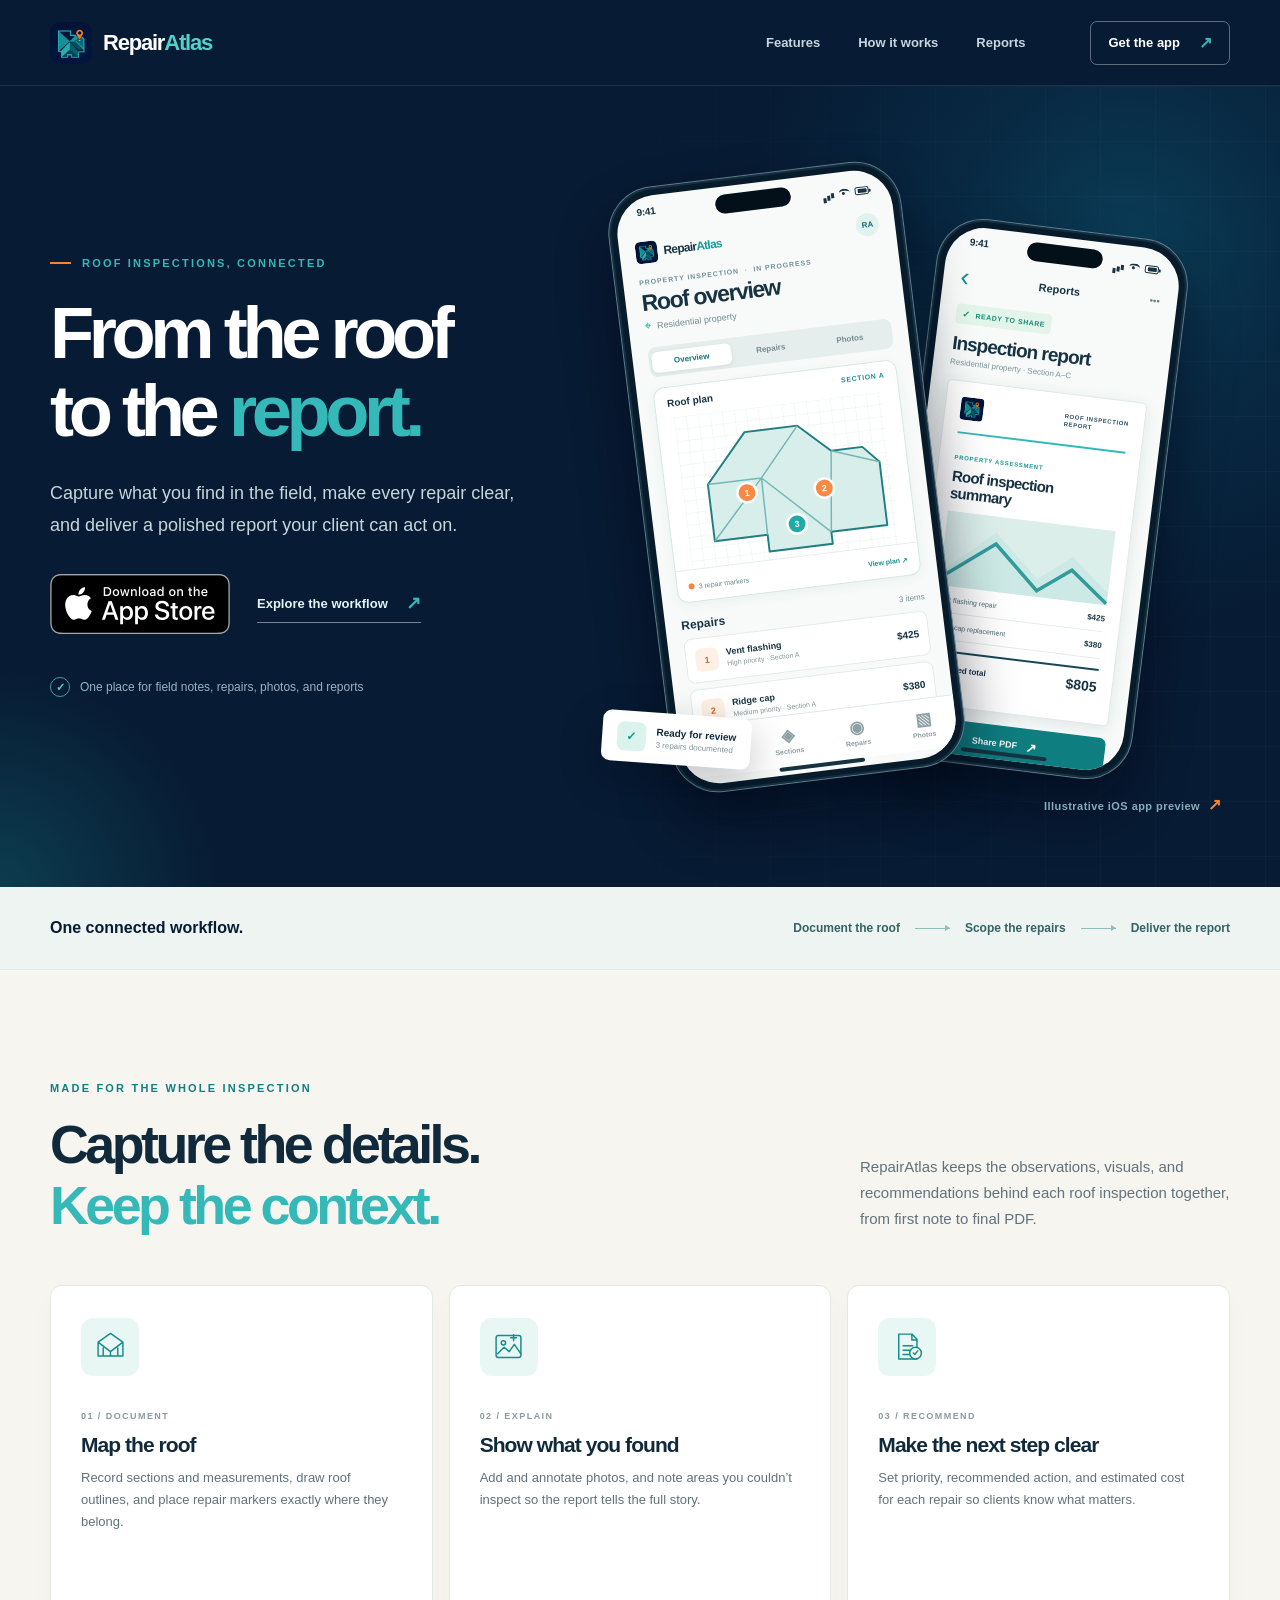
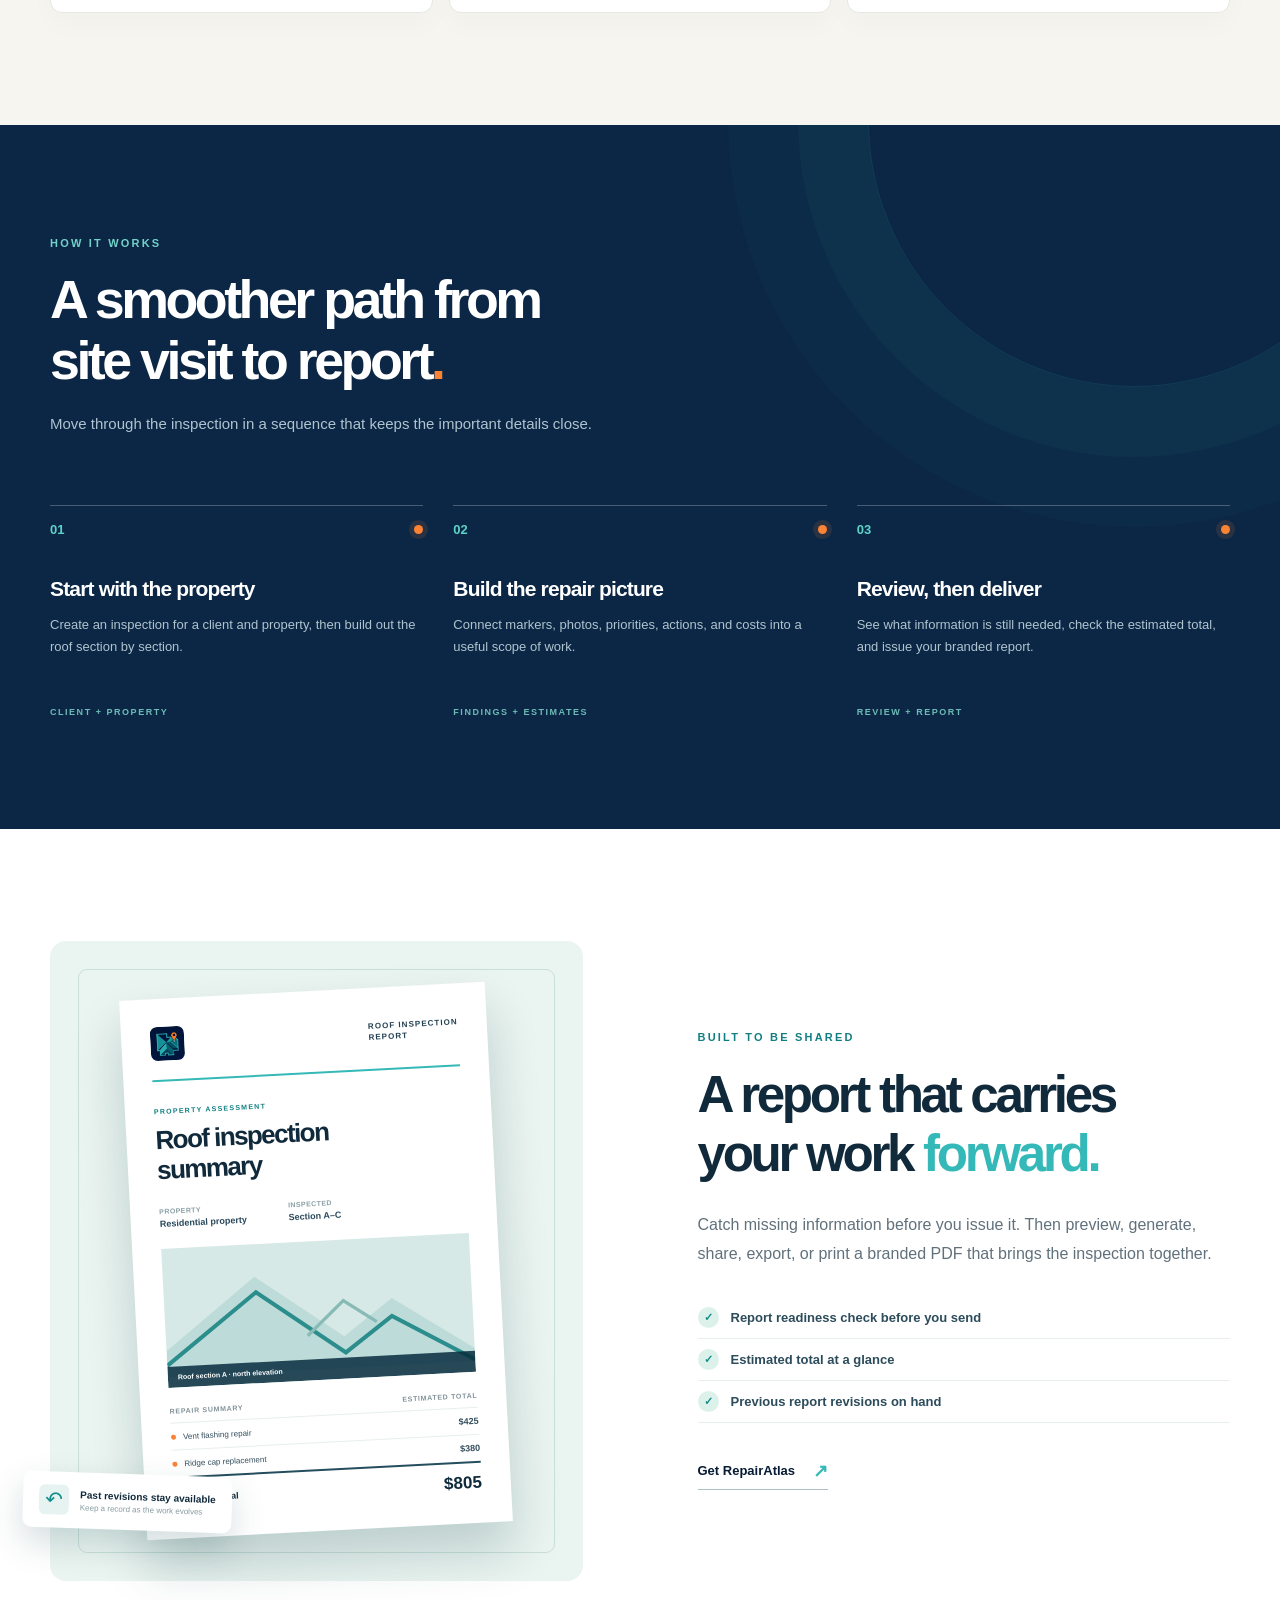
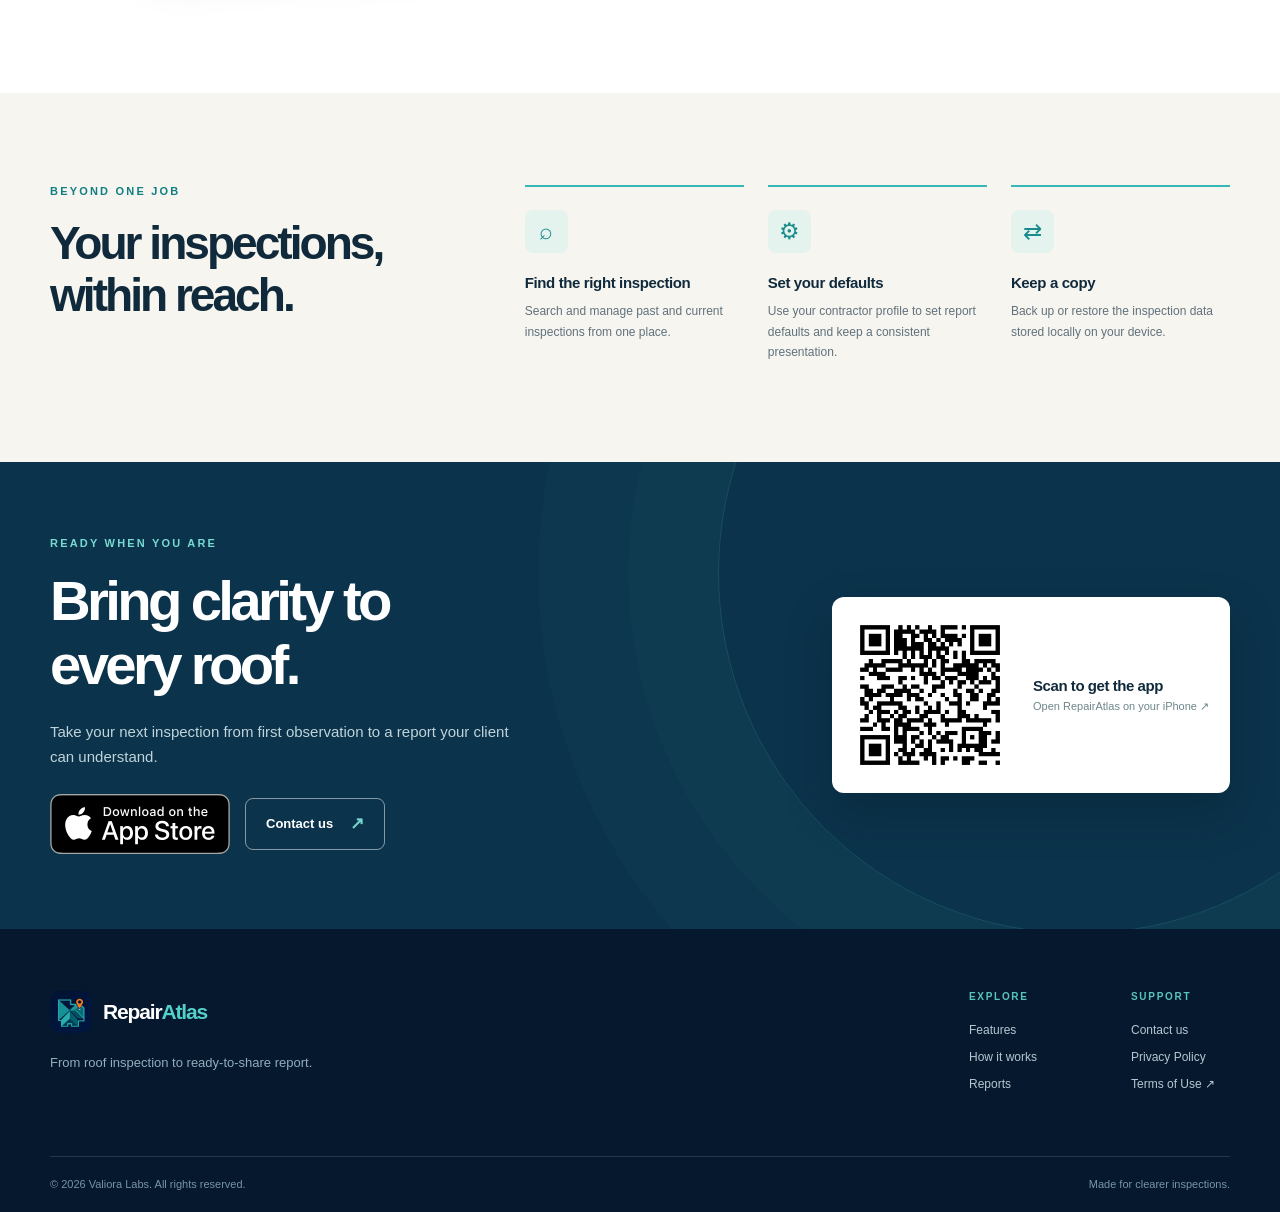
<file: index.html>
<!doctype html>
<html lang="en">
<head>
  <meta charset="utf-8">
  <meta name="viewport" content="width=device-width, initial-scale=1">
  <meta name="theme-color" content="#071b34">
  <meta name="description" content="RepairAtlas helps roofing professionals turn field notes, roof plans, repair details, and annotated photos into client-ready PDF reports.">
  <meta property="og:type" content="website">
  <meta property="og:title" content="RepairAtlas — From roof inspection to ready-to-share report">
  <meta property="og:description" content="Document the roof. Scope the repairs. Deliver a report worth sharing.">
  <meta property="og:image" content="https://repairatlas.valioralabs.com/RepairAtlasLogo.png">
  <link rel="canonical" href="https://repairatlas.valioralabs.com/">
  <link rel="icon" type="image/png" href="RepairAtlasLogo.png">
  <link rel="stylesheet" href="styles.css">
  <title>RepairAtlas — Roof inspections, clearly reported</title>
</head>
<body>
  <a class="skip-link" href="#main">Skip to content</a>
  <header class="site-header">
    <div class="shell nav-wrap">
      <a class="brand" href="index.html" aria-label="RepairAtlas home">
        <img src="RepairAtlasLogo.png" width="44" height="44" alt="">
        <span>Repair<span class="brand-accent">Atlas</span></span>
      </a>
      <nav class="primary-nav" aria-label="Main navigation">
        <a href="#features">Features</a>
        <a href="#workflow">How it works</a>
        <a href="#reports">Reports</a>
      </nav>
      <a class="nav-cta" href="https://apps.apple.com/app/6808697080" target="_blank" rel="noopener noreferrer">Get the app <span aria-hidden="true">↗</span></a>
    </div>
  </header>

  <main id="main">
    <section class="hero" aria-labelledby="hero-title">
      <div class="hero-grid" aria-hidden="true"></div>
      <div class="shell hero-layout">
        <div class="hero-copy">
          <p class="eyebrow"><span class="eyebrow-line"></span> Roof inspections, connected</p>
          <h1 id="hero-title">From the roof<br>to the <em>report.</em></h1>
          <p class="hero-lede">Capture what you find in the field, make every repair clear, and deliver a polished report your client can act on.</p>
          <div class="hero-actions">
            <a class="app-badge" href="https://apps.apple.com/app/6808697080" target="_blank" rel="noopener noreferrer" aria-label="Download RepairAtlas on the App Store">
              <img src="Download.png" width="180" height="60" alt="Download on the App Store">
            </a>
            <a class="text-link light-link" href="#workflow">Explore the workflow <span aria-hidden="true">↗</span></a>
          </div>
          <div class="hero-proof"><span class="proof-mark" aria-hidden="true">✓</span> One place for field notes, repairs, photos, and reports</div>
        </div>

        <div class="hero-art" aria-hidden="true">
          <div class="phone-stage">
            <div class="phone-glow"></div>
            <div class="ios-phone phone-report">
              <div class="phone-screen">
                <div class="ios-status"><span>9:41</span><span class="ios-status-icons"><i class="signal-bars"></i><i class="wifi-mark"></i><i class="battery-mark"></i></span></div>
                <div class="dynamic-island"></div>
                <div class="report-mobile-nav"><span>‹</span><b>Reports</b><span>•••</span></div>
                <div class="report-mobile-content">
                  <div class="report-ready"><span>✓</span> READY TO SHARE</div>
                  <h3>Inspection report</h3>
                  <p>Residential property · Section A–C</p>
                  <div class="mobile-pdf">
                    <div class="mobile-pdf-head"><img src="RepairAtlasLogo.png" alt=""><span>ROOF INSPECTION<br>REPORT</span></div>
                    <div class="mobile-pdf-rule"></div>
                    <small>PROPERTY ASSESSMENT</small>
                    <strong>Roof inspection<br>summary</strong>
                    <div class="mobile-pdf-photo"><svg viewBox="0 0 190 85" focusable="false"><path d="M0 70 57 18l52 47 37-30 44 36v14H0z" fill="#cce9e5"/><path d="M0 76 58 31l52 47 37-28 43 33" fill="none" stroke="#329c9b" stroke-width="4"/></svg></div>
                    <div class="mobile-pdf-line"><span>Vent flashing repair</span><b>$425</b></div>
                    <div class="mobile-pdf-line"><span>Ridge cap replacement</span><b>$380</b></div>
                    <div class="mobile-pdf-total"><span>Estimated total</span><b>$805</b></div>
                  </div>
                  <div class="mobile-share-button">Share PDF <span>↗</span></div>
                </div>
                <div class="home-indicator"></div>
              </div>
            </div>
            <div class="ios-phone phone-inspection">
              <div class="phone-screen">
                <div class="ios-status"><span>9:41</span><span class="ios-status-icons"><i class="signal-bars"></i><i class="wifi-mark"></i><i class="battery-mark"></i></span></div>
                <div class="dynamic-island"></div>
                <div class="inspection-mobile-content">
                  <div class="mobile-brandbar"><div><img src="RepairAtlasLogo.png" alt=""><b>Repair<span>Atlas</span></b></div><i>RA</i></div>
                  <div class="mobile-overline">PROPERTY INSPECTION <span>·</span> IN PROGRESS</div>
                  <h3>Roof overview</h3>
                  <p class="mobile-address"><span>⌖</span> Residential property</p>
                  <div class="mobile-segment"><b>Overview</b><span>Repairs</span><span>Photos</span></div>
                  <div class="mobile-map-card">
                    <div class="mobile-map-title"><b>Roof plan</b><span>SECTION A</span></div>
                    <svg viewBox="0 0 260 190" focusable="false">
                      <defs><pattern id="mobile-roof-grid" width="15" height="15" patternUnits="userSpaceOnUse"><path d="M15 0H0V15" fill="none" stroke="#dceae7" stroke-width=".8"/></pattern></defs>
                      <rect width="260" height="190" fill="url(#mobile-roof-grid)"/>
                      <path d="M32 88 85 29h66l38 36h39l19 21v79h-70v15h-79v-21H32z" fill="#d7eeeb" stroke="#217e80" stroke-width="2.4" stroke-linejoin="round"/>
                      <path d="M32 88h67l52-59M99 88l78 77M99 88l-1 71M189 65l-12 100M32 159l67-71M247 86l-58-21" fill="none" stroke="#74b6b3" stroke-width="1.8" stroke-linejoin="round"/>
                      <g><circle cx="79" cy="104" r="12" fill="#f98943" stroke="#fff" stroke-width="3"/><text x="79" y="108" text-anchor="middle" fill="#fff" font-size="11" font-weight="700" font-family="Arial,sans-serif">1</text></g>
                      <g><circle cx="175" cy="110" r="12" fill="#f98943" stroke="#fff" stroke-width="3"/><text x="175" y="114" text-anchor="middle" fill="#fff" font-size="11" font-weight="700" font-family="Arial,sans-serif">2</text></g>
                      <g><circle cx="136" cy="150" r="12" fill="#1faaa7" stroke="#fff" stroke-width="3"/><text x="136" y="154" text-anchor="middle" fill="#fff" font-size="11" font-weight="700" font-family="Arial,sans-serif">3</text></g>
                    </svg>
                    <div class="mobile-map-foot"><span><i></i> 3 repair markers</span><b>View plan ↗</b></div>
                  </div>
                  <div class="mobile-list-title"><b>Repairs</b><span>3 items</span></div>
                  <div class="mobile-repair"><span class="repair-count">1</span><div><b>Vent flashing</b><small>High priority · Section A</small></div><strong>$425</strong></div>
                  <div class="mobile-repair"><span class="repair-count">2</span><div><b>Ridge cap</b><small>Medium priority · Section A</small></div><strong>$380</strong></div>
                </div>
                <div class="mobile-tabbar"><span class="selected"><i>⌂</i>Overview</span><span><i>◈</i>Sections</span><span><i>◉</i>Repairs</span><span><i>▧</i>Photos</span></div>
                <div class="home-indicator"></div>
              </div>
            </div>
            <div class="phone-floating-note"><span>✓</span><div><b>Ready for review</b><small>3 repairs documented</small></div></div>
          </div>
          <div class="hero-art-caption">Illustrative iOS app preview <span>↗</span></div>
        </div>
      </div>
    </section>

    <section class="value-strip" aria-label="RepairAtlas workflow summary">
      <div class="shell value-strip-inner">
        <p>One connected workflow.</p>
        <span>Document the roof</span><i></i><span>Scope the repairs</span><i></i><span>Deliver the report</span>
      </div>
    </section>

    <section class="features-section section-space" id="features" aria-labelledby="features-title">
      <div class="shell">
        <div class="section-intro">
          <div><p class="section-kicker">Made for the whole inspection</p><h2 id="features-title">Capture the details.<br><em>Keep the context.</em></h2></div>
          <p>RepairAtlas keeps the observations, visuals, and recommendations behind each roof inspection together, from first note to final PDF.</p>
        </div>
        <div class="feature-grid">
          <article class="feature-card"><div class="feature-icon"><svg viewBox="0 0 48 48" aria-hidden="true"><path d="M7 37V18l17-12 17 12v19H7Z M7 18l17 13 17-13 M24 31v6 M14 26v11 M34 26v11"/></svg></div><span class="feature-number">01 / DOCUMENT</span><h3>Map the roof</h3><p>Record sections and measurements, draw roof outlines, and place repair markers exactly where they belong.</p></article>
          <article class="feature-card"><div class="feature-icon"><svg viewBox="0 0 48 48" aria-hidden="true"><rect x="7" y="9" width="34" height="30" rx="3"/><circle cx="17" cy="19" r="3"/><path d="m9 34 9-9 7 6 7-10 9 13 M31 8v8 M27 12h8"/></svg></div><span class="feature-number">02 / EXPLAIN</span><h3>Show what you found</h3><p>Add and annotate photos, and note areas you couldn’t inspect so the report tells the full story.</p></article>
          <article class="feature-card"><div class="feature-icon"><svg viewBox="0 0 48 48" aria-hidden="true"><path d="M12 7h18l7 7v27H12z M30 7v8h7 M18 23h13 M18 29h13 M18 35h9"/><circle cx="35" cy="33" r="8" fill="#f6f5f0"/><path d="m32 33 2 2 4-5"/></svg></div><span class="feature-number">03 / RECOMMEND</span><h3>Make the next step clear</h3><p>Set priority, recommended action, and estimated cost for each repair so clients know what matters.</p></article>
        </div>
      </div>
    </section>

    <section class="workflow-section section-space" id="workflow" aria-labelledby="workflow-title">
      <div class="shell">
        <div class="workflow-heading"><p class="section-kicker">How it works</p><h2 id="workflow-title">A smoother path from<br>site visit to report<span>.</span></h2><p>Move through the inspection in a sequence that keeps the important details close.</p></div>
        <div class="steps-grid">
          <article class="step"><div class="step-top"><span>01</span><i></i></div><h3>Start with the property</h3><p>Create an inspection for a client and property, then build out the roof section by section.</p><span class="step-label">CLIENT + PROPERTY</span></article>
          <article class="step"><div class="step-top"><span>02</span><i></i></div><h3>Build the repair picture</h3><p>Connect markers, photos, priorities, actions, and costs into a useful scope of work.</p><span class="step-label">FINDINGS + ESTIMATES</span></article>
          <article class="step"><div class="step-top"><span>03</span><i></i></div><h3>Review, then deliver</h3><p>See what information is still needed, check the estimated total, and issue your branded report.</p><span class="step-label">REVIEW + REPORT</span></article>
        </div>
      </div>
    </section>

    <section class="reports-section section-space" id="reports" aria-labelledby="reports-title">
      <div class="shell reports-layout">
        <div class="report-preview" aria-hidden="true">
          <div class="report-paper">
            <div class="paper-header"><div class="paper-mark"><img src="RepairAtlasLogo.png" alt=""></div><span>ROOF INSPECTION<br>REPORT</span></div>
            <div class="paper-rule"></div>
            <small>PROPERTY ASSESSMENT</small>
            <h3>Roof inspection<br>summary</h3>
            <div class="paper-meta"><span>PROPERTY<br><b>Residential property</b></span><span>INSPECTED<br><b>Section A–C</b></span></div>
            <div class="paper-photo"><svg viewBox="0 0 380 145" focusable="false"><path d="M0 113 113 27l107 79 61-44 99 67v16H0z" fill="#bddbd8"/><path d="M0 131 114 46l107 80 59-42 100 59" fill="none" stroke="#2b8d8c" stroke-width="5"/><path d="M175 103 221 62l40 28" fill="none" stroke="#89bbb6" stroke-width="4"/></svg><span>Roof section A · north elevation</span></div>
            <div class="paper-summary"><span>REPAIR SUMMARY</span><span>ESTIMATED TOTAL</span></div>
            <div class="paper-line"><span><i class="small-dot"></i> Vent flashing repair</span><b>$425</b></div>
            <div class="paper-line"><span><i class="small-dot"></i> Ridge cap replacement</span><b>$380</b></div>
            <div class="paper-total"><span>Estimated total</span><strong>$805</strong></div>
          </div>
          <div class="report-revision"><span>↶</span><div><b>Past revisions stay available</b><small>Keep a record as the work evolves</small></div></div>
        </div>
        <div class="reports-copy"><p class="section-kicker">Built to be shared</p><h2 id="reports-title">A report that carries<br>your work <em>forward.</em></h2><p class="reports-lede">Catch missing information before you issue it. Then preview, generate, share, export, or print a branded PDF that brings the inspection together.</p><ul class="check-list"><li><span>✓</span> Report readiness check before you send</li><li><span>✓</span> Estimated total at a glance</li><li><span>✓</span> Previous report revisions on hand</li></ul><a class="text-link dark-link" href="https://apps.apple.com/app/6808697080" target="_blank" rel="noopener noreferrer">Get RepairAtlas <span aria-hidden="true">↗</span></a></div>
      </div>
    </section>

    <section class="control-section section-space" aria-labelledby="control-title"><div class="shell control-layout"><div><p class="section-kicker">Beyond one job</p><h2 id="control-title">Your inspections,<br>within reach.</h2></div><div class="control-cards"><article><span class="control-symbol">⌕</span><h3>Find the right inspection</h3><p>Search and manage past and current inspections from one place.</p></article><article><span class="control-symbol">⚙</span><h3>Set your defaults</h3><p>Use your contractor profile to set report defaults and keep a consistent presentation.</p></article><article><span class="control-symbol">⇄</span><h3>Keep a copy</h3><p>Back up or restore the inspection data stored locally on your device.</p></article></div></div></section>

    <section class="download-section" id="download" aria-labelledby="download-title"><div class="shell download-layout"><div class="download-copy"><p class="section-kicker">Ready when you are</p><h2 id="download-title">Bring clarity to<br>every roof.</h2><p>Take your next inspection from first observation to a report your client can understand.</p><div class="download-actions"><a class="app-badge" href="https://apps.apple.com/app/6808697080" target="_blank" rel="noopener noreferrer" aria-label="Download RepairAtlas on the App Store"><img src="Download.png" width="180" height="60" alt="Download on the App Store"></a><a class="contact-button" href="mailto:support@valioralabs.com">Contact us <span aria-hidden="true">↗</span></a></div></div><a class="qr-card" href="https://apps.apple.com/app/6808697080" target="_blank" rel="noopener noreferrer" aria-label="Open RepairAtlas in the App Store"><img src="app-store-qr.png" width="164" height="164" alt="QR code for RepairAtlas on the App Store"><div><strong>Scan to get the app</strong><span>Open RepairAtlas on your iPhone ↗</span></div></a></div></section>
  </main>

  <footer class="site-footer"><div class="shell footer-main"><div><a class="brand footer-brand" href="index.html" aria-label="RepairAtlas home"><img src="RepairAtlasLogo.png" width="42" height="42" alt=""><span>Repair<span class="brand-accent">Atlas</span></span></a><p>From roof inspection to ready-to-share report.</p></div><div class="footer-links"><div><span>EXPLORE</span><a href="#features">Features</a><a href="#workflow">How it works</a><a href="#reports">Reports</a></div><div><span>SUPPORT</span><a href="mailto:support@valioralabs.com">Contact us</a><a href="privacy.html">Privacy Policy</a><a href="https://www.apple.com/legal/internet-services/itunes/dev/stdeula/" target="_blank" rel="noopener noreferrer">Terms of Use ↗</a></div></div></div><div class="shell footer-bottom"><span>© <span id="year">2026</span> Valiora Labs. All rights reserved.</span><span>Made for clearer inspections.</span></div></footer>
  <script src="script.js" defer></script>
</body>
</html>
</file>
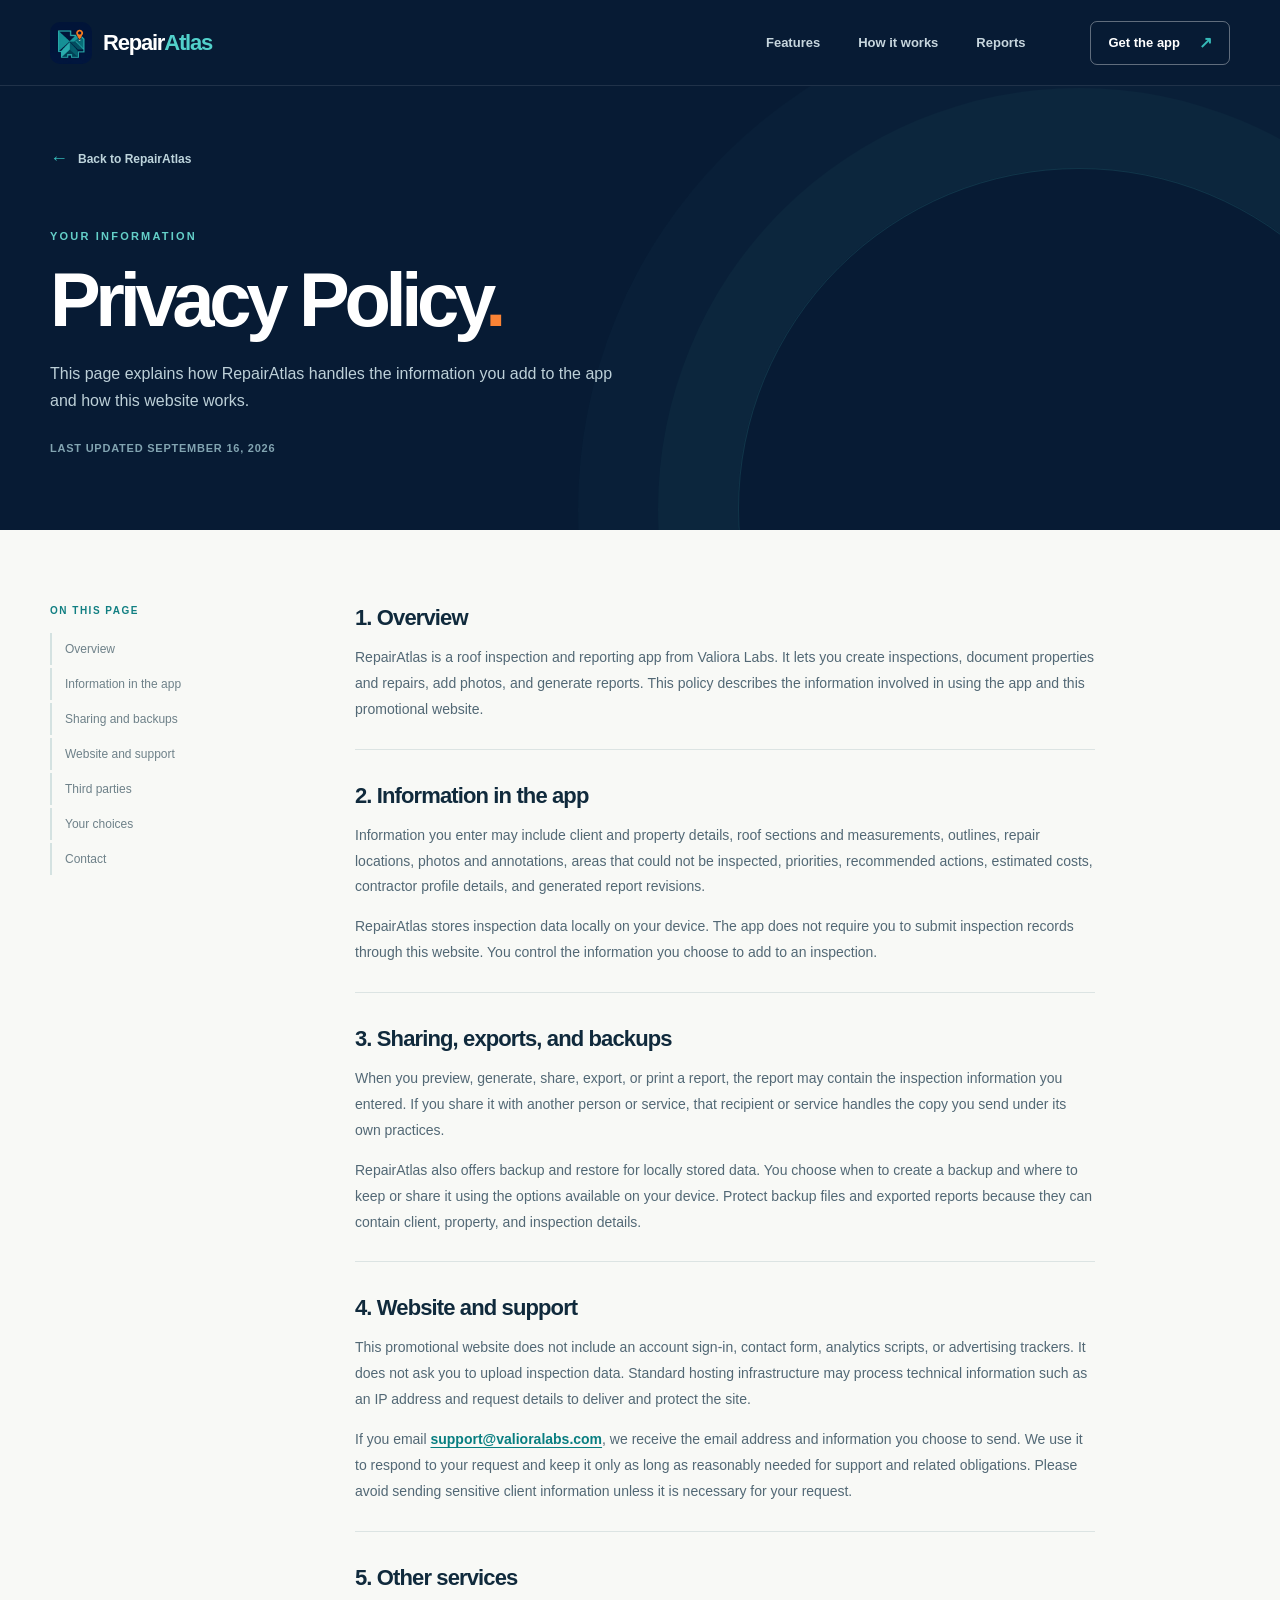
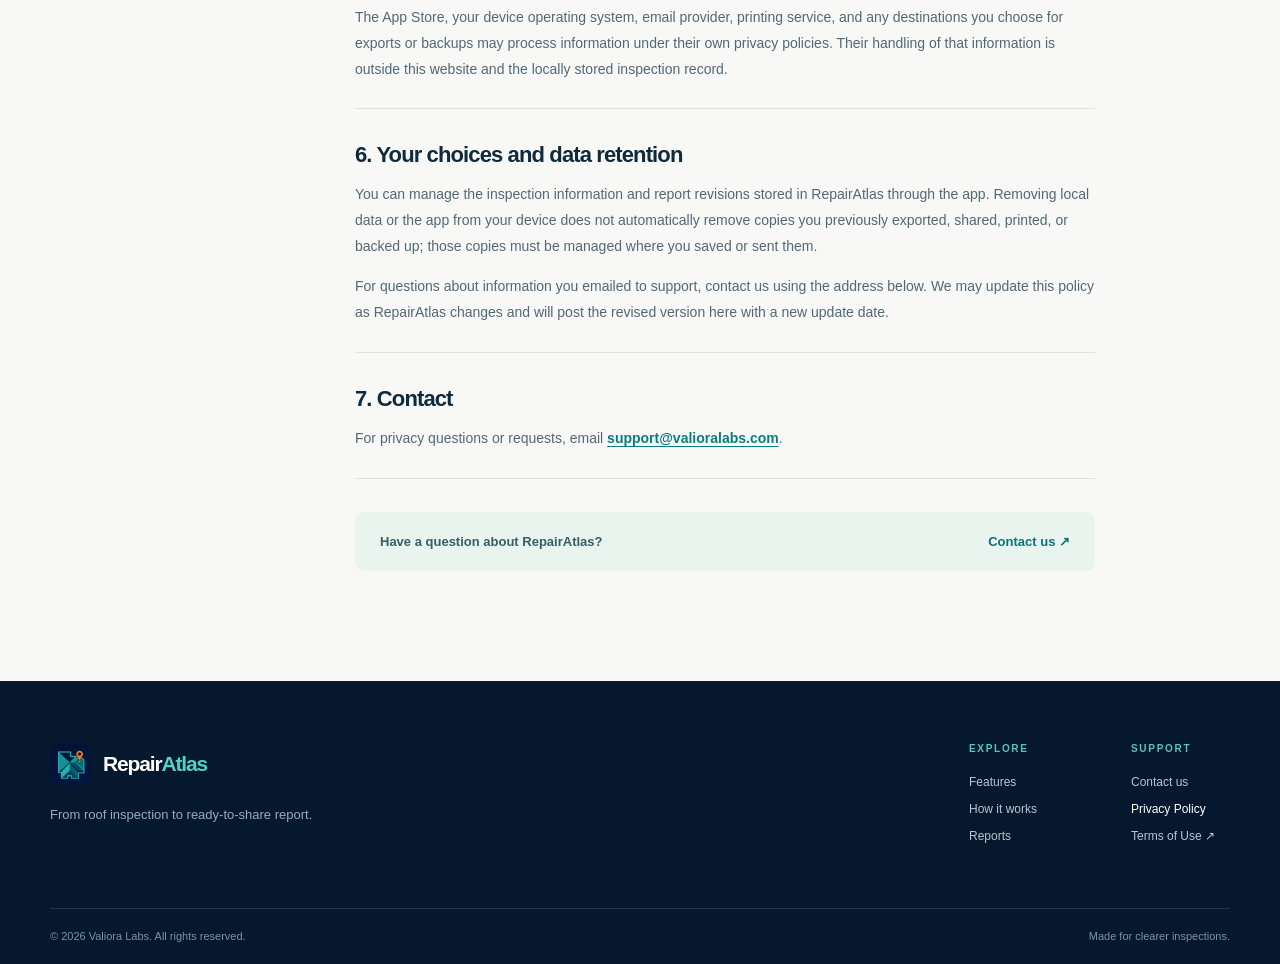
<file: privacy.html>
<!doctype html>
<html lang="en">
<head>
  <meta charset="utf-8">
  <meta name="viewport" content="width=device-width, initial-scale=1">
  <meta name="theme-color" content="#071b34">
  <meta name="description" content="Read the RepairAtlas privacy policy, including how inspection data stored on your device, exports, backups, and support emails are handled.">
  <link rel="canonical" href="https://repairatlas.valioralabs.com/privacy.html">
  <link rel="icon" type="image/png" href="RepairAtlasLogo.png">
  <link rel="stylesheet" href="styles.css">
  <title>Privacy Policy — RepairAtlas</title>
</head>
<body class="privacy-page">
  <a class="skip-link" href="#main">Skip to content</a>
  <header class="site-header"><div class="shell nav-wrap"><a class="brand" href="index.html" aria-label="RepairAtlas home"><img src="RepairAtlasLogo.png" width="44" height="44" alt=""><span>Repair<span class="brand-accent">Atlas</span></span></a><nav class="primary-nav" aria-label="Main navigation"><a href="index.html#features">Features</a><a href="index.html#workflow">How it works</a><a href="index.html#reports">Reports</a></nav><a class="nav-cta" href="https://apps.apple.com/app/6808697080" target="_blank" rel="noopener noreferrer">Get the app <span aria-hidden="true">↗</span></a></div></header>
  <main id="main">
    <section class="privacy-hero"><div class="shell"><a class="back-link" href="index.html"><span aria-hidden="true">←</span> Back to RepairAtlas</a><p class="section-kicker">Your information</p><h1>Privacy Policy<span>.</span></h1><p>This page explains how RepairAtlas handles the information you add to the app and how this website works.</p><span class="policy-date">Last updated September 16, 2026</span></div></section>
    <div class="shell policy-layout"><aside class="policy-nav" aria-label="On this page"><span>ON THIS PAGE</span><a href="#overview">Overview</a><a href="#app-data">Information in the app</a><a href="#sharing">Sharing and backups</a><a href="#website">Website and support</a><a href="#third-parties">Third parties</a><a href="#choices">Your choices</a><a href="#contact">Contact</a></aside><article class="policy-content">
      <section id="overview"><h2>1. Overview</h2><p>RepairAtlas is a roof inspection and reporting app from Valiora Labs. It lets you create inspections, document properties and repairs, add photos, and generate reports. This policy describes the information involved in using the app and this promotional website.</p></section>
      <section id="app-data"><h2>2. Information in the app</h2><p>Information you enter may include client and property details, roof sections and measurements, outlines, repair locations, photos and annotations, areas that could not be inspected, priorities, recommended actions, estimated costs, contractor profile details, and generated report revisions.</p><p>RepairAtlas stores inspection data locally on your device. The app does not require you to submit inspection records through this website. You control the information you choose to add to an inspection.</p></section>
      <section id="sharing"><h2>3. Sharing, exports, and backups</h2><p>When you preview, generate, share, export, or print a report, the report may contain the inspection information you entered. If you share it with another person or service, that recipient or service handles the copy you send under its own practices.</p><p>RepairAtlas also offers backup and restore for locally stored data. You choose when to create a backup and where to keep or share it using the options available on your device. Protect backup files and exported reports because they can contain client, property, and inspection details.</p></section>
      <section id="website"><h2>4. Website and support</h2><p>This promotional website does not include an account sign-in, contact form, analytics scripts, or advertising trackers. It does not ask you to upload inspection data. Standard hosting infrastructure may process technical information such as an IP address and request details to deliver and protect the site.</p><p>If you email <a href="mailto:support@valioralabs.com">support@valioralabs.com</a>, we receive the email address and information you choose to send. We use it to respond to your request and keep it only as long as reasonably needed for support and related obligations. Please avoid sending sensitive client information unless it is necessary for your request.</p></section>
      <section id="third-parties"><h2>5. Other services</h2><p>The App Store, your device operating system, email provider, printing service, and any destinations you choose for exports or backups may process information under their own privacy policies. Their handling of that information is outside this website and the locally stored inspection record.</p></section>
      <section id="choices"><h2>6. Your choices and data retention</h2><p>You can manage the inspection information and report revisions stored in RepairAtlas through the app. Removing local data or the app from your device does not automatically remove copies you previously exported, shared, printed, or backed up; those copies must be managed where you saved or sent them.</p><p>For questions about information you emailed to support, contact us using the address below. We may update this policy as RepairAtlas changes and will post the revised version here with a new update date.</p></section>
      <section id="contact"><h2>7. Contact</h2><p>For privacy questions or requests, email <a href="mailto:support@valioralabs.com">support@valioralabs.com</a>.</p></section>
      <div class="policy-end"><span>Have a question about RepairAtlas?</span><a href="mailto:support@valioralabs.com">Contact us ↗</a></div>
    </article></div>
  </main>
  <footer class="site-footer"><div class="shell footer-main"><div><a class="brand footer-brand" href="index.html" aria-label="RepairAtlas home"><img src="RepairAtlasLogo.png" width="42" height="42" alt=""><span>Repair<span class="brand-accent">Atlas</span></span></a><p>From roof inspection to ready-to-share report.</p></div><div class="footer-links"><div><span>EXPLORE</span><a href="index.html#features">Features</a><a href="index.html#workflow">How it works</a><a href="index.html#reports">Reports</a></div><div><span>SUPPORT</span><a href="mailto:support@valioralabs.com">Contact us</a><a href="privacy.html" aria-current="page">Privacy Policy</a><a href="https://www.apple.com/legal/internet-services/itunes/dev/stdeula/" target="_blank" rel="noopener noreferrer">Terms of Use ↗</a></div></div></div><div class="shell footer-bottom"><span>© <span id="year">2026</span> Valiora Labs. All rights reserved.</span><span>Made for clearer inspections.</span></div></footer>
  <script src="script.js" defer></script>
</body>
</html>
</file>
<file: styles.css>
:root{--navy:#071b34;--navy-2:#0b2745;--navy-3:#123453;--teal:#35b9b8;--teal-dark:#117f82;--orange:#fa8335;--cream:#f6f5f0;--ink:#102a3c;--muted:#61717c;--line:#dce4e3;--white:#fff;--font:'Avenir Next',Avenir,-apple-system,BlinkMacSystemFont,'Segoe UI',sans-serif;--display:'Avenir Next',Avenir,-apple-system,BlinkMacSystemFont,'Segoe UI',sans-serif}
*{box-sizing:border-box}
html{scroll-behavior:smooth}
body{margin:0;background:#fff;color:var(--ink);font-family:var(--font);-webkit-font-smoothing:antialiased}
a{color:inherit;text-decoration:none}
img,svg{display:block;max-width:100%}
button,a{ -webkit-tap-highlight-color:transparent }
:focus-visible{outline:3px solid var(--orange);outline-offset:4px}
::selection{background:#a9e4df;color:var(--navy)}
.shell{width:min(1180px,calc(100% - 56px));margin-inline:auto}
.skip-link{position:absolute;left:16px;top:-70px;z-index:200;background:#fff;color:var(--navy);padding:10px 16px;border-radius:8px;font-weight:700}.skip-link:focus{top:12px}
.site-header{height:86px;background:var(--navy);color:#fff;position:relative;z-index:20;border-bottom:1px solid rgba(255,255,255,.1)}
.nav-wrap{height:100%;display:flex;align-items:center;justify-content:space-between;gap:30px}
.brand{display:inline-flex;align-items:center;gap:11px;color:#fff;font-family:var(--display);font-size:22px;font-weight:800;letter-spacing:-.055em;white-space:nowrap}
.brand img{width:42px;height:42px;border-radius:10px;object-fit:cover}
.brand-accent{color:#52d1cb}
.primary-nav{display:flex;align-items:center;gap:38px;margin-left:auto;margin-right:35px}
.primary-nav a{font-size:13px;font-weight:700;color:#c7d6de;transition:color .2s}.primary-nav a:hover{color:#fff}
.nav-cta{display:inline-flex;align-items:center;gap:19px;border:1px solid rgba(255,255,255,.36);border-radius:7px;padding:13px 17px;font-size:13px;font-weight:800;white-space:nowrap;transition:background .2s,border-color .2s}.nav-cta:hover{background:rgba(255,255,255,.1);border-color:#fff}.nav-cta span{font-size:16px;line-height:1;color:var(--teal)}
.hero{background:var(--navy);color:#fff;position:relative;overflow:hidden;padding:76px 0 85px;isolation:isolate}
.hero:before{content:"";position:absolute;width:800px;height:800px;right:-250px;top:-240px;border-radius:50%;background:radial-gradient(circle,#0c4863 0%,rgba(12,72,99,.4) 32%,transparent 68%);opacity:.75;z-index:-1}
.hero:after{content:"";position:absolute;width:460px;height:460px;left:-240px;bottom:-240px;border-radius:50%;background:radial-gradient(circle,rgba(22,117,124,.4),transparent 70%);z-index:-1}
.hero-grid{position:absolute;inset:0;background-image:linear-gradient(rgba(255,255,255,.025) 1px,transparent 1px),linear-gradient(90deg,rgba(255,255,255,.025) 1px,transparent 1px);background-size:55px 55px;mask-image:linear-gradient(to right,transparent 20%,#000 100%);z-index:-1}
.hero-layout{display:grid;grid-template-columns:minmax(0,.84fr) minmax(0,1.16fr);align-items:center;gap:30px;min-height:570px}
.hero-copy{position:relative;z-index:3;padding-bottom:10px}
.eyebrow,.section-kicker{margin:0 0 25px;color:var(--teal);text-transform:uppercase;letter-spacing:.2em;font-size:11px;font-weight:800}
.eyebrow{display:flex;align-items:center;gap:11px}.eyebrow-line{width:21px;height:2px;background:var(--orange)}
h1,h2,h3,p{margin-top:0}
.hero h1{font-family:var(--display);font-weight:800;font-size:clamp(54px,5.65vw,83px);line-height:1.08;letter-spacing:-.075em;margin:0 0 28px;white-space:nowrap}
.hero h1 em,.section-intro h2 em,.reports-copy h2 em{font-style:normal;color:var(--teal)}
.hero-lede{font-size:18px;line-height:1.75;color:#c6d6dc;max-width:495px;margin:0 0 33px}
.hero-actions{display:flex;align-items:center;gap:27px;flex-wrap:wrap}
.app-badge{display:inline-block;line-height:0;border-radius:9px;transition:transform .2s,box-shadow .2s}.app-badge:hover{transform:translateY(-3px);box-shadow:0 12px 30px rgba(0,0,0,.25)}.app-badge img{width:180px;height:60px;object-fit:contain}
.text-link{display:inline-flex;align-items:center;gap:18px;line-height:1.3;padding:7px 0 6px;border-bottom:1px solid;font-size:13px;font-weight:800;transition:gap .2s,color .2s}.text-link:hover{gap:25px}.light-link{border-color:rgba(255,255,255,.45);color:#e3f4f4}.light-link span,.dark-link span{color:var(--teal);font-size:18px}
.hero-proof{display:flex;align-items:center;gap:10px;color:#97b5c1;font-size:12px;margin-top:43px}.proof-mark{width:20px;height:20px;border:1px solid #509999;border-radius:50%;display:grid;place-items:center;color:#5dd2c9;font-weight:800;font-size:11px}
.hero-art{height:640px;position:relative;min-width:0;display:flex;align-items:center;justify-content:center}
.phone-stage{width:600px;height:620px;flex:none;position:relative;isolation:isolate}
.phone-glow{position:absolute;inset:80px 15px 50px;border-radius:50%;background:radial-gradient(circle,rgba(51,198,190,.2),rgba(51,198,190,.06) 46%,transparent 72%);filter:blur(8px)}
.ios-phone{position:absolute;padding:8px;background:#071b2b;border:1px solid #627c8a;border-radius:47px;box-shadow:0 30px 55px rgba(0,4,17,.48),inset 0 0 0 2px #122f43;color:#173343}
.phone-inspection{width:295px;height:610px;left:42px;top:0;transform:rotate(-7deg);z-index:3}
.phone-report{width:253px;height:544px;right:36px;top:55px;transform:rotate(7deg);z-index:2}
.phone-screen{width:100%;height:100%;position:relative;overflow:hidden;border-radius:39px;background:#f7faf9}
.ios-status{height:31px;padding:10px 22px 0;display:flex;justify-content:space-between;color:#173343;font-size:10px;font-weight:800;letter-spacing:-.03em}
.ios-status-icons{display:flex;align-items:center;gap:5px}.signal-bars{width:3px;height:5px;background:#173343;box-shadow:4px -2px 0 #173343,8px -4px 0 #173343;margin-right:8px;align-self:flex-end;margin-bottom:2px}.wifi-mark{width:11px;height:8px;border-top:2px solid #173343;border-radius:50%;transform:rotate(2deg);position:relative}.wifi-mark:after{content:"";position:absolute;width:3px;height:3px;left:3px;top:1px;border-radius:50%;background:#173343}.battery-mark{width:14px;height:8px;border:1.5px solid #173343;border-radius:2px;position:relative}.battery-mark:before{content:"";position:absolute;right:1px;top:1px;bottom:1px;width:9px;background:#173343;border-radius:1px}.battery-mark:after{content:"";position:absolute;right:-3px;top:2px;width:2px;height:3px;border-radius:0 1px 1px 0;background:#173343}
.dynamic-island{position:absolute;left:50%;top:8px;transform:translateX(-50%);width:76px;height:19px;border-radius:14px;background:#031019;z-index:5}
.inspection-mobile-content{padding:0 16px 65px}.mobile-brandbar{display:flex;align-items:center;justify-content:space-between;padding:13px 0 15px}.mobile-brandbar>div{display:flex;align-items:center;gap:6px}.mobile-brandbar img{width:22px;height:22px;border-radius:5px}.mobile-brandbar b{font-family:var(--display);font-size:12px;letter-spacing:-.06em}.mobile-brandbar b span{color:#139d99}.mobile-brandbar>i{font-size:8px;font-weight:800;font-style:normal;color:#176b76;background:#e1f2ef;width:23px;height:23px;display:grid;place-items:center;border-radius:50%}
.mobile-overline{font-size:7px;font-weight:800;letter-spacing:.13em;color:#74909a}.mobile-overline span{color:var(--orange);margin:0 3px}.inspection-mobile-content h3{font-family:var(--display);font-size:23px;letter-spacing:-.06em;margin:4px 0 2px}.mobile-address{font-size:9px;color:#728a93;margin:0}.mobile-address span{color:#1ba9a4;font-size:12px;margin-right:3px}
.mobile-segment{display:flex;align-items:center;justify-content:space-between;height:30px;background:#e5eeec;border-radius:8px;padding:3px;margin:15px 0 11px;font-size:8px;color:#728b91;font-weight:800}.mobile-segment>*{flex:1;text-align:center}.mobile-segment b{background:#fff;color:#166f79;border-radius:6px;box-shadow:0 1px 4px rgba(13,73,80,.09);padding:6px 0}
.mobile-map-card{height:217px;background:#fff;border:1px solid #d9e8e5;border-radius:11px;overflow:hidden;box-shadow:0 3px 12px rgba(26,76,80,.05)}.mobile-map-title{height:30px;padding:10px 12px 0;display:flex;justify-content:space-between;align-items:start}.mobile-map-title b{font-size:10px}.mobile-map-title span{font-size:7px;color:#15948f;letter-spacing:.09em;font-weight:800}.mobile-map-card svg{width:100%;height:153px;object-fit:cover}.mobile-map-foot{height:33px;display:flex;align-items:center;justify-content:space-between;padding:0 11px;font-size:7px;color:#68858d;border-top:1px solid #e4efed}.mobile-map-foot span{display:flex;align-items:center;gap:4px}.mobile-map-foot i{display:block;width:6px;height:6px;border-radius:50%;background:var(--orange)}.mobile-map-foot b{font-size:7px;color:#158f8c}
.mobile-list-title{display:flex;align-items:center;justify-content:space-between;margin:15px 0 7px}.mobile-list-title b{font-size:12px}.mobile-list-title span{font-size:8px;color:#718c94}.mobile-repair{height:45px;display:flex;align-items:center;gap:8px;background:#fff;border:1px solid #e4ecea;border-radius:8px;padding:0 9px;margin-bottom:6px}.repair-count{width:23px;height:23px;border-radius:6px;display:grid;place-items:center;background:#fff0e5;color:#c86932;font-size:9px;font-weight:800}.mobile-repair>div{flex:1;min-width:0}.mobile-repair b,.mobile-repair small{display:block}.mobile-repair b{font-size:9px;line-height:1.1}.mobile-repair small{font-size:7px;color:#84969b;margin-top:3px;white-space:nowrap}.mobile-repair strong{font-size:10px}
.mobile-tabbar{position:absolute;left:0;right:0;bottom:8px;height:52px;background:rgba(255,255,255,.98);border-top:1px solid #e1e9e8;display:flex;align-items:center;justify-content:space-around}.mobile-tabbar span{display:flex;flex-direction:column;align-items:center;gap:2px;color:#8da0a5;font-size:7px;font-weight:700}.mobile-tabbar span.selected{color:#168b8b}.mobile-tabbar i{font-style:normal;font-size:17px;line-height:1.1}.home-indicator{position:absolute;width:86px;height:4px;border-radius:4px;background:#173343;left:50%;bottom:4px;transform:translateX(-50%);z-index:4}
.report-mobile-nav{height:39px;padding:2px 17px 0;display:flex;align-items:center;justify-content:space-between;font-size:11px}.report-mobile-nav span:first-child{font-size:27px;line-height:1;color:#148f8e}.report-mobile-nav span:last-child{font-size:10px;color:#66868e}.report-mobile-content{padding:0 17px}.report-ready{display:inline-flex;align-items:center;gap:5px;color:#128c75;background:#e3f5eb;border-radius:4px;padding:5px 6px;font-size:7px;font-weight:800;letter-spacing:.08em;margin:8px 0 9px}.report-ready span{font-size:9px}.report-mobile-content h3{font-family:var(--display);font-size:19px;letter-spacing:-.05em;margin:0 0 3px}.report-mobile-content>p{font-size:8px;color:#7a9297;margin:0 0 13px}
.mobile-pdf{height:326px;padding:15px;background:#fff;border:1px solid #e3e9e8;border-radius:5px;box-shadow:0 4px 15px rgba(30,70,79,.1)}.mobile-pdf-head{display:flex;align-items:center;justify-content:space-between;color:#295063;font-size:6px;font-weight:800;line-height:1.3;letter-spacing:.1em}.mobile-pdf-head img{width:23px;height:23px;border-radius:4px}.mobile-pdf-rule{height:2px;background:var(--teal);margin:12px 0}.mobile-pdf>small{font-size:6px;color:#159a93;letter-spacing:.12em;font-weight:800}.mobile-pdf>strong{display:block;font-family:var(--display);font-size:15px;letter-spacing:-.05em;line-height:1.1;margin:5px 0 10px}.mobile-pdf-photo{height:75px;background:#dbeeea;overflow:hidden}.mobile-pdf-photo svg{width:100%;height:100%}.mobile-pdf-line{height:27px;display:flex;align-items:center;justify-content:space-between;border-bottom:1px solid #e5eceb;color:#4b6771;font-size:7px}.mobile-pdf-line b{color:#183947;font-size:8px}.mobile-pdf-total{display:flex;align-items:center;justify-content:space-between;margin-top:10px;padding-top:8px;border-top:2px solid #184759;font-size:8px;font-weight:800}.mobile-pdf-total b{font-size:14px}.mobile-share-button{height:36px;margin-top:12px;background:#0e7e81;color:#fff;border-radius:7px;display:flex;align-items:center;justify-content:center;gap:9px;font-size:9px;font-weight:800}.mobile-share-button span{font-size:13px}
.phone-floating-note{position:absolute;left:5px;bottom:27px;z-index:4;display:flex;align-items:center;gap:10px;background:#fff;color:var(--ink);box-shadow:0 15px 40px rgba(0,8,20,.25);border-radius:9px;padding:11px 15px;transform:rotate(4deg)}.phone-floating-note>span{width:29px;height:29px;display:grid;place-items:center;background:#daf3ed;color:#159b8d;border-radius:7px;font-weight:800;font-size:12px}.phone-floating-note b,.phone-floating-note small{display:block}.phone-floating-note b{font-size:10px}.phone-floating-note small{font-size:8px;color:#839299;margin-top:3px}.hero-art-caption{position:absolute;right:9px;bottom:-12px;color:#88acbb;font-size:11px;font-weight:700;letter-spacing:.04em}.hero-art-caption span{color:var(--orange);font-size:16px;margin-left:4px}
.value-strip{background:#edf4f1;border-bottom:1px solid #dcebe7}.value-strip-inner{min-height:82px;display:flex;align-items:center;justify-content:space-between;gap:15px;color:#356265;font-size:12px;font-weight:700}.value-strip p{font-family:var(--display);font-size:16px;font-weight:800;color:var(--navy);margin:0 auto 0 0}.value-strip i{width:35px;height:1px;background:#8fbdbb;position:relative}.value-strip i:after{content:"";position:absolute;right:0;top:-3px;border-left:5px solid #8fbdbb;border-top:3.5px solid transparent;border-bottom:3.5px solid transparent}
.section-space{padding:112px 0}.section-intro{display:flex;align-items:end;justify-content:space-between;gap:70px;margin-bottom:48px}.section-kicker{color:var(--teal-dark);margin-bottom:20px}.section-intro h2,.workflow-heading h2,.reports-copy h2,.control-layout h2,.download-copy h2{font-family:var(--display);font-size:clamp(38px,4.2vw,59px);line-height:1.14;letter-spacing:-.065em;font-weight:800;margin:0}.section-intro>p{max-width:370px;color:var(--muted);font-size:15px;line-height:1.75;margin:0 0 4px}
.features-section{background:var(--cream)}.feature-grid{display:grid;grid-template-columns:repeat(3,1fr);gap:16px}.feature-card{background:#fff;border:1px solid #e3e8e5;border-radius:12px;min-height:328px;padding:32px 30px 29px;box-shadow:0 12px 28px rgba(6,32,45,.025);transition:transform .25s,box-shadow .25s}.feature-card:hover{transform:translateY(-5px);box-shadow:0 20px 35px rgba(6,32,45,.08)}.feature-icon{width:58px;height:58px;border-radius:12px;background:#e8f7f3;display:grid;place-items:center;margin-bottom:35px}.feature-icon svg{width:35px;height:35px;fill:none;stroke:#168b8b;stroke-width:2;stroke-linecap:round;stroke-linejoin:round}.feature-number{display:block;color:#8b9aa0;letter-spacing:.16em;font-size:9px;font-weight:800;margin-bottom:12px}.feature-card h3{font-family:var(--display);font-size:21px;letter-spacing:-.045em;margin:0 0 10px}.feature-card p{color:var(--muted);font-size:13px;line-height:1.7;margin:0}
.workflow-section{background:var(--navy-2);color:#fff;position:relative;overflow:hidden}.workflow-section:before{content:"";position:absolute;width:530px;height:530px;border:1px solid rgba(67,202,195,.13);border-radius:50%;right:-120px;top:-270px;box-shadow:0 0 0 70px rgba(67,202,195,.03),0 0 0 140px rgba(67,202,195,.025)}.workflow-heading{position:relative;z-index:1;max-width:750px}.workflow-heading .section-kicker{color:#72d2c9}.workflow-heading h2 span{color:var(--orange)}.workflow-heading>p:last-child{color:#b0c4cf;font-size:15px;line-height:1.7;margin:20px 0 0}.steps-grid{position:relative;z-index:1;margin-top:68px;display:grid;grid-template-columns:repeat(3,1fr);gap:30px}.step{border-top:1px solid rgba(255,255,255,.25);padding-top:16px}.step-top{display:flex;justify-content:space-between;align-items:center;color:#5fd2c8;font-family:var(--display);font-size:13px;font-weight:800}.step-top i{width:9px;height:9px;border-radius:50%;background:var(--orange);box-shadow:0 0 0 5px rgba(250,131,53,.12)}.step h3{font-family:var(--display);font-size:21px;letter-spacing:-.04em;margin:40px 0 13px}.step p{font-size:13px;line-height:1.75;color:#b0c4cf;min-height:70px;margin:0 0 23px}.step-label{display:block;font-size:9px;letter-spacing:.17em;font-weight:800;color:#6dbbb7}
.reports-section{background:#fff;overflow:hidden}.reports-layout{display:grid;grid-template-columns:1fr 1fr;align-items:center;gap:115px}.report-preview{height:640px;position:relative;background:#eaf4f0;border-radius:16px;display:flex;align-items:center;justify-content:center;overflow:visible}.report-preview:before{content:"";position:absolute;inset:28px;border:1px solid #c8e0d8;border-radius:9px}.report-paper{width:366px;height:540px;background:#fff;box-shadow:0 28px 50px rgba(8,58,68,.2);padding:28px 29px;transform:rotate(-3deg);position:relative}.paper-header{display:flex;justify-content:space-between;align-items:center;color:#234153;font-size:8px;line-height:1.35;letter-spacing:.13em;font-weight:800}.paper-mark{width:34px;height:34px;border-radius:7px;overflow:hidden}.paper-mark img{width:100%;height:100%;object-fit:cover}.paper-rule{height:2px;background:var(--teal);margin:19px 0 18px}.report-paper>small{font-size:7px;letter-spacing:.18em;font-weight:800;color:var(--teal-dark)}.report-paper h3{font-family:var(--display);font-size:26px;line-height:1.15;letter-spacing:-.06em;margin:8px 0 20px}.paper-meta{display:flex;gap:42px;margin-bottom:17px}.paper-meta span{font-size:7px;color:#8b9fa6;font-weight:800;letter-spacing:.06em;line-height:1.65}.paper-meta b{font-size:9px;color:#29485b;letter-spacing:0}.paper-photo{height:139px;background:#d6e9e6;position:relative;overflow:hidden}.paper-photo svg{width:100%;height:100%}.paper-photo span{position:absolute;bottom:0;left:0;right:0;background:rgba(5,42,60,.84);color:#fff;padding:7px 10px;font-size:7px;font-weight:700}.paper-summary{display:flex;justify-content:space-between;color:#82939a;letter-spacing:.1em;font-size:7px;font-weight:800;margin:20px 0 8px}.paper-line{display:flex;justify-content:space-between;align-items:center;border-top:1px solid #e8eeee;padding:8px 0;font-size:8px;color:#344e5d}.paper-line span{display:flex;align-items:center;gap:7px}.small-dot{width:5px;height:5px;background:var(--orange);border-radius:50%}.paper-line b{font-size:9px}.paper-total{display:flex;align-items:center;justify-content:space-between;border-top:2px solid #244e5d;padding-top:10px;font-size:9px;font-weight:800}.paper-total strong{font-size:17px}.report-revision{position:absolute;left:-27px;bottom:51px;background:#fff;border-radius:9px;box-shadow:0 15px 34px rgba(8,58,68,.17);display:flex;gap:11px;align-items:center;padding:13px 16px;transform:rotate(2deg)}.report-revision>span{width:30px;height:30px;background:#e6f3f1;border-radius:6px;display:grid;place-items:center;color:#148f8b;font-size:21px}.report-revision b,.report-revision small{display:block}.report-revision b{font-size:10px}.report-revision small{font-size:8px;color:#879aa0;margin-top:3px}
.reports-copy .section-kicker{margin-bottom:23px}.reports-copy h2{font-size:clamp(38px,4vw,56px)}.reports-lede{font-size:16px;line-height:1.8;color:var(--muted);margin:28px 0 28px}.check-list{list-style:none;padding:0;margin:0 0 30px}.check-list li{display:flex;gap:12px;align-items:center;color:#2c4c5c;font-size:13px;font-weight:700;padding:10px 0;border-bottom:1px solid #e8eeee}.check-list li span{width:21px;height:21px;border-radius:50%;display:grid;place-items:center;background:#ddf1eb;color:#118b84;font-size:11px}.dark-link{border-color:#afc1c7;color:var(--navy)}
.control-section{background:var(--cream);padding-top:92px;padding-bottom:100px}.control-layout{display:grid;grid-template-columns:.7fr 1.3fr;gap:95px}.control-layout h2{font-size:clamp(37px,3.6vw,51px)}.control-cards{display:grid;grid-template-columns:repeat(3,1fr);gap:24px}.control-cards article{border-top:2px solid var(--teal);padding-top:23px}.control-symbol{display:grid;place-items:center;background:#e5f3ee;color:#188c8c;width:43px;height:43px;border-radius:8px;font-size:23px;font-weight:400;margin-bottom:20px}.control-cards h3{font-family:var(--display);font-size:15px;line-height:1.3;letter-spacing:-.025em;margin:0 0 9px}.control-cards p{color:var(--muted);font-size:12px;line-height:1.7;margin:0}
.download-section{background:#0b334b;color:#fff;position:relative;overflow:hidden;padding:75px 0}.download-section:before{content:"";position:absolute;right:-160px;top:-250px;width:720px;height:720px;border:1px solid rgba(93,216,207,.16);border-radius:50%;box-shadow:0 0 0 90px rgba(93,216,207,.025),0 0 0 180px rgba(93,216,207,.025)}.download-layout{position:relative;display:flex;justify-content:space-between;align-items:center;gap:40px}.download-copy .section-kicker{color:#77d9d2}.download-copy h2{font-size:clamp(42px,4.4vw,61px)}.download-copy>p:not(.section-kicker){font-size:15px;line-height:1.7;color:#bfd4da;max-width:480px;margin:21px 0 24px}.qr-card{display:flex;align-items:center;gap:21px;padding:16px 21px 16px 16px;background:#fff;color:var(--ink);border-radius:12px;box-shadow:0 20px 45px rgba(2,22,37,.25);transition:transform .2s}.qr-card:hover{transform:translateY(-4px)}.qr-card img{width:164px;height:164px;background:#fff;border:8px solid #fff}.qr-card strong,.qr-card span{display:block;white-space:nowrap}.qr-card strong{font-family:var(--display);font-size:15px;letter-spacing:-.03em}.qr-card span{font-size:11px;color:#6e858b;margin-top:6px}
.download-actions{display:flex;align-items:center;gap:15px;flex-wrap:wrap}.contact-button{height:52px;padding:0 20px;display:inline-flex;align-items:center;gap:17px;border:1px solid rgba(255,255,255,.5);border-radius:8px;color:#fff;font-size:13px;font-weight:800;transition:background .2s,border-color .2s}.contact-button:hover{background:rgba(255,255,255,.1);border-color:#fff}.contact-button span{color:#76d6cf;font-size:17px}
.site-footer{background:#06182d;color:#fff;padding:62px 0 22px}.footer-main{display:flex;justify-content:space-between;gap:60px;padding-bottom:65px}.footer-brand{font-size:21px}.footer-main>div:first-child>p{font-size:13px;color:#91aebc;margin:18px 0 0}.footer-links{display:flex;gap:94px;padding-right:15px}.footer-links>div{display:flex;flex-direction:column;gap:13px}.footer-links span{font-size:10px;font-weight:800;letter-spacing:.17em;color:#57c5be;margin-bottom:8px}.footer-links a{font-size:12px;color:#b3c8d2;transition:color .2s}.footer-links a:hover,.footer-links a[aria-current=page]{color:#fff}.footer-bottom{display:flex;justify-content:space-between;gap:20px;border-top:1px solid rgba(255,255,255,.13);padding-top:21px;color:#7795a5;font-size:11px}

/* Privacy policy */
.privacy-page{background:#f8f9f6}.privacy-hero{background:var(--navy);color:#fff;padding:62px 0 74px;position:relative;overflow:hidden}.privacy-hero:after{content:"";position:absolute;right:-140px;bottom:-320px;width:680px;height:680px;border:1px solid rgba(82,209,203,.14);border-radius:50%;box-shadow:0 0 0 80px rgba(82,209,203,.035),0 0 0 160px rgba(82,209,203,.025)}.privacy-hero .shell{position:relative;z-index:1}.back-link{font-size:12px;color:#bdd4dc;display:inline-flex;gap:10px;align-items:center;margin-bottom:61px;font-weight:700}.back-link:hover{color:#fff}.back-link span{font-size:18px;color:var(--teal)}.privacy-hero .section-kicker{color:#64d0c9;margin-bottom:16px}.privacy-hero h1{font-family:var(--display);font-size:clamp(46px,6vw,76px);line-height:1.1;letter-spacing:-.07em;margin:0 0 18px}.privacy-hero h1 span{color:var(--orange)}.privacy-hero p:not(.section-kicker){color:#bdd0d8;max-width:590px;font-size:16px;line-height:1.7;margin:0 0 24px}.policy-date{font-size:11px;color:#82a4b1;letter-spacing:.07em;font-weight:700;text-transform:uppercase}.policy-layout{display:grid;grid-template-columns:215px minmax(0,740px);gap:90px;padding-top:75px;padding-bottom:110px}.policy-nav{display:flex;flex-direction:column;align-self:start;position:sticky;top:30px;gap:3px}.policy-nav span{font-size:10px;font-weight:800;letter-spacing:.15em;color:var(--teal-dark);margin-bottom:14px}.policy-nav a{font-size:12px;color:#6e8189;padding:9px 13px;border-left:2px solid #d4e2e1;transition:color .2s,border-color .2s}.policy-nav a:hover{border-color:var(--teal);color:var(--navy)}.policy-content section{scroll-margin-top:30px;padding-bottom:26px;margin-bottom:33px;border-bottom:1px solid var(--line)}.policy-content h2{font-family:var(--display);font-size:22px;letter-spacing:-.04em;margin:0 0 14px}.policy-content p{font-size:14px;line-height:1.85;color:#526875;margin:0 0 14px}.policy-content p:last-child{margin-bottom:0}.policy-content p a{color:#087e80;font-weight:700;text-decoration:underline;text-underline-offset:3px}.policy-end{display:flex;justify-content:space-between;align-items:center;gap:20px;padding:22px 25px;background:#e9f4ef;border-radius:9px;color:#365e65;font-size:13px;font-weight:700}.policy-end a{color:#0b7277;font-weight:800}
@media(max-width:1100px){.hero-layout{grid-template-columns:.9fr 1.1fr}.hero-art{height:560px}.phone-stage{transform:scale(.84)}.hero-art-caption{right:0}.reports-layout{gap:65px}.control-layout{gap:50px}.qr-card{gap:12px}.qr-card img{width:140px;height:140px}.qr-card span{font-size:10px}}
@media(max-width:900px){.primary-nav{gap:20px;margin-right:0}.hero{padding:65px 0 70px}.hero-layout{grid-template-columns:1fr;gap:25px}.hero-copy{max-width:660px}.hero h1{font-size:clamp(54px,8vw,75px)}.hero-art{height:640px}.phone-stage{transform:none}.hero-art-caption{right:0}.value-strip-inner{justify-content:center;flex-wrap:wrap;padding:19px 0}.value-strip p{width:100%;text-align:center;margin:0}.section-intro{gap:35px}.reports-layout{grid-template-columns:1fr;gap:55px}.report-preview{max-width:600px;width:100%;margin:auto;order:2}.reports-copy{order:1;max-width:650px}.control-layout{grid-template-columns:1fr;gap:35px}.download-layout{gap:25px}.qr-card{display:none}.policy-layout{grid-template-columns:170px minmax(0,1fr);gap:40px}}
@media(max-width:700px){.shell{width:min(100% - 36px,1180px)}.site-header{height:72px}.brand{font-size:20px}.brand img{width:38px;height:38px}.primary-nav{display:none}.nav-cta{padding:10px 12px;font-size:11px;gap:9px}.hero{padding:54px 0 65px}.hero h1{font-size:clamp(50px,11vw,70px)}.hero-lede{font-size:16px;line-height:1.7}.hero-actions{gap:20px}.hero-proof{margin-top:27px;line-height:1.5}.hero-art{height:495px;margin-top:15px}.phone-stage{transform:scale(.75)}.hero-art-caption{display:none}.value-strip{display:none}.section-space{padding:77px 0}.section-intro{display:block;margin-bottom:32px}.section-intro>p{margin-top:22px;max-width:550px}.feature-grid{grid-template-columns:1fr}.feature-card{min-height:0;padding:26px}.feature-icon{margin-bottom:26px}.workflow-heading h2,.section-intro h2,.reports-copy h2,.control-layout h2,.download-copy h2{font-size:clamp(38px,8vw,52px)}.steps-grid{grid-template-columns:1fr;gap:30px;margin-top:48px}.step h3{margin-top:25px}.step p{min-height:0}.reports-layout{gap:44px}.report-preview{height:540px}.report-paper{transform:scale(.86) rotate(-3deg)}.report-revision{left:2px;bottom:33px}.control-cards{grid-template-columns:1fr;gap:28px}.control-cards article{display:grid;grid-template-columns:52px 1fr;column-gap:15px;align-items:start}.control-symbol{grid-row:span 2;margin:0}.control-cards h3{margin:3px 0 5px}.download-section{padding:73px 0}.footer-main{display:block;padding-bottom:44px}.footer-links{margin-top:42px;gap:60px;padding:0}.footer-bottom{flex-direction:column;gap:7px}.privacy-hero{padding:35px 0 56px}.back-link{margin-bottom:45px}.policy-layout{display:block;padding-top:55px;padding-bottom:75px}.policy-nav{display:none}.policy-content h2{font-size:21px}}
@media(max-width:480px){.hero h1{font-size:clamp(44px,11.4vw,55px)}.hero-art{height:545px;overflow:visible}.phone-stage{transform:scale(.84)}.phone-report,.phone-floating-note{display:none}.phone-inspection{left:153px;top:4px;transform:rotate(-4deg)}.section-intro h2,.workflow-heading h2,.reports-copy h2,.control-layout h2,.download-copy h2{font-size:38px}.report-preview{height:485px}.report-paper{transform:scale(.74) rotate(-3deg)}.report-revision{transform:scale(.87) rotate(2deg);transform-origin:left bottom;bottom:25px}.footer-links{gap:38px}.policy-end{display:block}.policy-end a{display:block;margin-top:9px}}
@media(max-width:360px){.hero-art{height:470px}.phone-stage{transform:scale(.72)}}
@media(prefers-reduced-motion:reduce){html{scroll-behavior:auto}*,*:before,*:after{transition:none!important;animation:none!important}}
</file>
